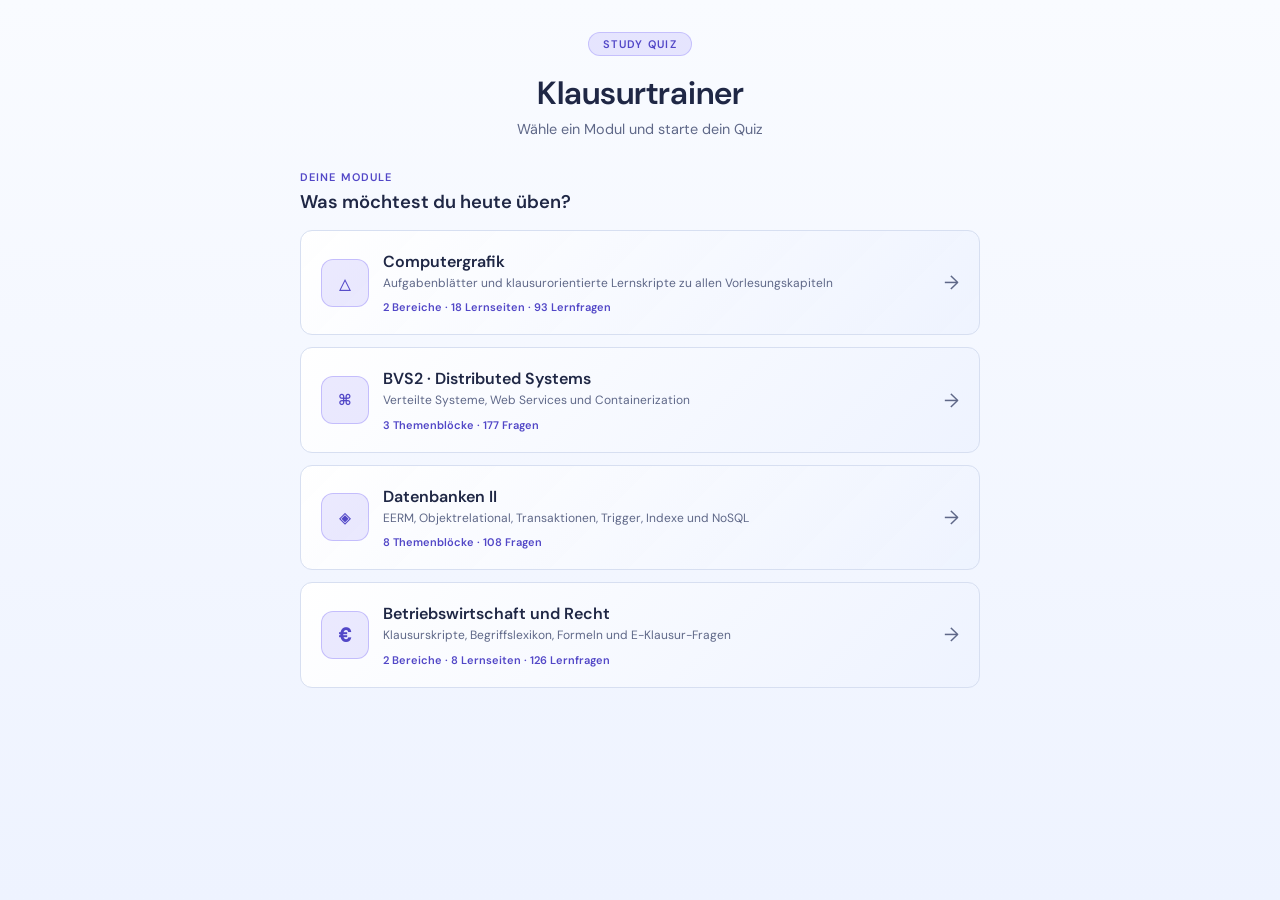
<file: index.html>
<!DOCTYPE html>
<html lang="de">
<head>
<meta charset="UTF-8">
<meta name="viewport" content="width=device-width, initial-scale=1.0">
<title>Klausurtrainer</title>

<!-- Schriftarten -->
<link rel="preconnect" href="https://fonts.googleapis.com">
<link rel="preconnect" href="https://fonts.gstatic.com" crossorigin>
<link href="https://fonts.googleapis.com/css2?family=DM+Sans:wght@400;500;600&family=DM+Mono:wght@400;500&display=swap" rel="stylesheet">

<!-- Eigenes Stylesheet -->
<link rel="stylesheet" href="style.css">
</head>
<body>
<div class="quiz-shell">
  <div class="quiz-header">
    <div class="tag" id="header-tag">Study Quiz</div>
    <h1 id="header-title">Klausurtrainer</h1>
    <p id="header-subtitle">Wähle ein Modul und starte dein Quiz</p>
  </div>
  <div id="app"></div>
</div>

<!-- Erst alle Fragendaten und die Modul-Konfiguration laden, dann die Logik -->
<script src="questions.js"></script>
<script src="bwr-questions.js"></script>
<script src="bwr-lectures.js"></script>
<script src="bwr-vl2-updates.js"></script>
<script src="dbii-questions.js"></script>
<script src="cg-worksheets.js"></script>
<script src="cg-lectures.js"></script>
<script src="modules.js"></script>
<script src="quiz.js"></script>
</body>
</html>
</file>
<file: style.css>
*, *::before, *::after { box-sizing: border-box; margin: 0; padding: 0; }
  :root {
    --bg:#f5f7fc; --surface:#ffffff; --surface2:#eef2ff; --border:#d7dff1;
    --accent:#6f5ef6; --accent2:#5247c7; --text:#1f2745; --muted:#5f6888;
    --success:#178a5d; --success-bg:#e9f8f0; --danger:#d94d63; --danger-bg:#fff0f3;
    --radius:12px; --font:'DM Sans',sans-serif; --mono:'DM Mono',monospace;
  }
  body { background:linear-gradient(180deg,#f9fbff 0%, #eef3ff 100%); color:var(--text); font-family:var(--font); min-height:100vh; display:flex; align-items:flex-start; justify-content:center; padding:2rem 1rem 4rem; }
  .quiz-shell { width:100%; max-width:680px; }
  .quiz-header { text-align:center; margin-bottom:2rem; }
  .quiz-header .tag { display:inline-block; font-size:11px; font-weight:600; letter-spacing:.12em; text-transform:uppercase; color:var(--accent2); background:rgba(124,106,247,.15); border:1px solid rgba(124,106,247,.3); padding:4px 14px; border-radius:99px; margin-bottom:1rem; }
  .quiz-header h1 { font-size:2rem; font-weight:600; color:var(--text); margin-bottom:.4rem; }
  .quiz-header p { font-size:.9rem; color:var(--muted); }

  /* Module selection */
  .section-intro { margin-bottom:1rem; }
  .section-intro .eyebrow { display:block; margin-bottom:.35rem; color:var(--accent2); font-size:11px; font-weight:600; letter-spacing:.1em; text-transform:uppercase; }
  .section-intro h2 { color:var(--text); font-size:1.15rem; font-weight:600; }
  .module-grid { display:grid; gap:12px; }
  .module-card { display:flex; align-items:center; gap:14px; width:100%; padding:1.25rem; color:var(--text); text-align:left; font-family:var(--font); background:linear-gradient(135deg,var(--surface),rgba(238,243,255,.96)); border:1.5px solid var(--border); border-radius:var(--radius); cursor:pointer; transition:transform .18s,border-color .18s,background .18s; }
  .module-card:hover { transform:translateY(-2px); border-color:var(--accent); background:linear-gradient(135deg,rgba(124,106,247,.12),var(--surface)); }
  .module-card:active { transform:translateY(0); }
  .module-icon { display:grid; place-items:center; flex:0 0 48px; height:48px; color:var(--accent2); font-family:var(--mono); font-size:1.25rem; font-weight:600; background:rgba(124,106,247,.14); border:1px solid rgba(124,106,247,.35); border-radius:12px; }
  .module-copy { display:flex; flex:1; min-width:0; flex-direction:column; }
  .module-title { margin-bottom:3px; font-size:1rem; font-weight:600; }
  .module-sub { color:var(--muted); font-size:12px; line-height:1.45; }
  .module-meta { margin-top:8px; color:var(--accent2); font-size:11px; font-weight:600; }
  .module-arrow { color:var(--muted); font-size:1.2rem; transition:transform .18s,color .18s; }
  .module-card:hover .module-arrow { color:var(--accent2); transform:translateX(3px); }

  /* Block selection cards */
  .block-grid { display:grid; grid-template-columns:1fr 1fr; gap:12px; margin-bottom:1.5rem; }
  .block-card { background:var(--surface); border:1.5px solid var(--border); border-radius:var(--radius); padding:1.25rem; cursor:pointer; transition:all .2s; text-align:left; position:relative; }
  .block-card:hover:not(.disabled) { border-color:var(--accent); background:rgba(124,106,247,.08); }
  .block-card.active { border-color:var(--accent); background:rgba(124,106,247,.15); }
  .block-card.disabled { opacity:.5; cursor:not-allowed; }
  .block-card .bc-title { font-size:1rem; font-weight:600; color:var(--text); margin-bottom:.25rem; }
  .block-card .bc-sub { font-size:12px; color:var(--muted); }
  .block-card .bc-count { display:inline-block; margin-top:.5rem; font-size:11px; font-weight:600; color:var(--accent2); background:rgba(124,106,247,.15); padding:2px 10px; border-radius:99px; }
  .block-card .bc-badge { position:absolute; top:12px; right:12px; font-size:10px; font-weight:600; text-transform:uppercase; letter-spacing:.05em; color:var(--muted); background:var(--surface2); border:1px solid var(--border); padding:2px 8px; border-radius:99px; }
  .block-card.full-width { grid-column:1 / -1; }

  .cat-filter { display:flex; flex-wrap:wrap; gap:8px; justify-content:center; margin-bottom:1.5rem; }
  .cat-btn { padding:6px 16px; border-radius:99px; border:1px solid var(--border); background:var(--surface); color:var(--muted); font-family:var(--font); font-size:13px; cursor:pointer; transition:all .2s; }
  .cat-btn:hover { border-color:var(--accent); color:var(--accent2); }
  .cat-btn.active { background:rgba(124,106,247,.2); border-color:var(--accent); color:var(--accent2); font-weight:500; }

  .start-count { font-size:13px; color:var(--muted); text-align:center; margin-bottom:1.5rem; }
  .start-btn { display:block; width:100%; padding:14px; background:var(--accent); color:#fff; font-family:var(--font); font-size:1rem; font-weight:600; border:none; border-radius:var(--radius); cursor:pointer; transition:opacity .2s, transform .1s; }
  .start-btn:hover { opacity:.88; }
  .start-btn:active { transform:scale(.98); }
  .start-btn:disabled { opacity:.4; cursor:not-allowed; }

  .back-link { display:inline-block; margin-bottom:1rem; font-size:13px; color:var(--muted); cursor:pointer; background:none; border:none; font-family:var(--font); }
  .back-link:hover { color:var(--accent2); }

  .empty-note { background:var(--surface); border:1px dashed var(--border); border-radius:var(--radius); padding:2rem; text-align:center; color:var(--muted); font-size:14px; line-height:1.6; }

  .progress-wrap { margin-bottom:1.5rem; }
  .progress-row { display:flex; justify-content:space-between; font-size:13px; color:var(--muted); margin-bottom:8px; }
  .progress-row .q-cat { background:var(--surface2); border:1px solid var(--border); padding:2px 10px; border-radius:99px; font-size:12px; color:var(--accent2); }
  .progress-track { height:4px; background:var(--surface2); border-radius:99px; overflow:hidden; }
  .progress-fill { height:4px; background:var(--accent); border-radius:99px; transition:width .5s cubic-bezier(.4,0,.2,1); }

  .q-card { background:var(--surface); border:1px solid var(--border); border-radius:var(--radius); padding:1.75rem; margin-bottom:1rem; }
  .q-text { font-size:1.05rem; font-weight:500; line-height:1.6; color:var(--text); margin-bottom:1.25rem; }
  .code-block { background:var(--bg); border:1px solid var(--border); border-radius:8px; padding:12px 16px; font-family:var(--mono); font-size:13px; color:#a89cf8; margin-bottom:1.25rem; white-space:pre; overflow-x:auto; }

  .option-btn { display:flex; align-items:flex-start; gap:12px; width:100%; text-align:left; background:var(--surface2); border:1px solid var(--border); border-radius:10px; padding:13px 16px; margin-bottom:8px; cursor:pointer; font-family:var(--font); font-size:14px; color:var(--text); transition:border-color .15s, background .15s; }
  .option-btn:hover:not(:disabled) { border-color:var(--accent); background:rgba(124,106,247,.08); }
  .option-btn.selected { border-color:var(--accent); background:rgba(124,106,247,.15); }
  .option-btn.correct { border-color:var(--success); background:var(--success-bg); color:var(--success); }
  .option-btn.wrong { border-color:var(--danger); background:var(--danger-bg); color:var(--danger); }
  .option-key { font-weight:600; font-size:12px; color:var(--muted); min-width:20px; margin-top:1px; }
  .option-btn.selected .option-key { color:var(--accent2); }
  .option-btn.correct .option-key { color:var(--success); }
  .option-btn.wrong .option-key { color:var(--danger); }

  .feedback { background:var(--surface2); border:1px solid var(--border); border-radius:10px; padding:12px 16px; font-size:13px; color:var(--muted); line-height:1.6; margin-bottom:1rem; }
  .feedback.ok { border-left:3px solid var(--success); }
  .feedback.bad { border-left:3px solid var(--danger); }
  .source-note { margin-top:8px; padding-top:8px; color:var(--muted); font-size:11px; border-top:1px solid var(--border); }

  .action-row { display:flex; gap:10px; }
  .btn { flex:1; padding:12px; border-radius:10px; font-family:var(--font); font-size:.95rem; font-weight:500; cursor:pointer; transition:opacity .2s, transform .1s; border:1px solid var(--border); background:var(--surface2); color:var(--text); }
  .btn:hover { opacity:.8; }
  .btn:active { transform:scale(.98); }
  .btn-accent { background:var(--accent); border-color:var(--accent); color:#fff; font-weight:600; }

  .score-wrap { text-align:center; padding:1rem 0 2rem; }
  .score-ring { width:130px; height:130px; border-radius:50%; border:4px solid var(--accent); display:flex; align-items:center; justify-content:center; margin:0 auto 1.5rem; flex-direction:column; }
  .score-pct { font-size:2.2rem; font-weight:600; color:var(--text); line-height:1; }
  .score-pct-label { font-size:12px; color:var(--muted); }
  .score-title { font-size:1.3rem; font-weight:600; margin-bottom:.3rem; }
  .score-sub { color:var(--muted); font-size:.9rem; margin-bottom:2rem; }
  .score-grid { display:grid; grid-template-columns:repeat(3,1fr); gap:10px; margin-bottom:2rem; }
  .score-card { background:var(--surface); border:1px solid var(--border); border-radius:var(--radius); padding:1rem; }
  .score-card .sc-label { font-size:12px; color:var(--muted); margin-bottom:4px; }
  .score-card .sc-val { font-size:1.4rem; font-weight:600; }
  .sc-green { color:var(--success); }
  .sc-red { color:var(--danger); }

/* ── Multi-Select ── */
.multi-note {
  font-size: 12px;
  color: var(--accent2);
  font-style: italic;
  margin-bottom: 12px;
  padding: 6px 12px;
  background: rgba(124,106,247,.1);
  border-radius: 8px;
  display: inline-block;
}
.cb {
  font-size: 16px;
  min-width: 20px;
  margin-top: -1px;
  color: var(--muted);
}
.option-btn.selected .cb { color: var(--accent2); }
.option-btn.correct .cb  { color: var(--success); }
.option-btn.wrong .cb    { color: var(--danger); }

/* ── Pause / Fortsetzen ── */
.quiz-topbar {
  display: flex;
  justify-content: flex-start;
  margin-bottom: 1rem;
}
.bc-resume {
  display: block;
  margin-top: 8px;
  font-size: 11px;
  font-weight: 600;
  color: var(--success);
  background: var(--success-bg);
  border: 1px solid rgba(52,211,153,.3);
  padding: 3px 10px;
  border-radius: 99px;
}
.resume-card {
  background: var(--surface);
  border: 1px solid var(--border);
  border-radius: var(--radius);
  padding: 2rem;
  text-align: center;
}
.resume-title {
  font-size: 1.3rem;
  font-weight: 600;
  color: var(--text);
  margin-bottom: .75rem;
}
.resume-sub {
  font-size: .95rem;
  color: var(--muted);
  line-height: 1.6;
}
.resume-actions { margin-top:1.5rem; }

@media (max-width: 560px) {
  body { padding-top:1.25rem; }
  .quiz-header { margin-bottom:1.5rem; }
  .quiz-header h1 { font-size:1.7rem; }
  .block-grid { grid-template-columns:1fr; }
  .block-card.full-width { grid-column:auto; }
  .q-card { padding:1.2rem; }
  .action-row { flex-direction:column; }
  .module-card { padding:1rem; }
  .module-icon { flex-basis:42px; height:42px; }
}

/* ── Statistik-Anzeige (Modul-Karten) ── */
.module-stats {
  display:flex; align-items:center; gap:8px;
  margin-top:8px; font-size:11px; font-weight:600; color:var(--muted);
}
.module-stats-bar {
  flex:0 0 60px; height:5px; border-radius:99px;
  background:var(--surface2); overflow:hidden;
}
.module-stats-fill {
  display:block; height:100%; border-radius:99px;
  background:linear-gradient(90deg,var(--accent),var(--accent2));
  transition:width .5s cubic-bezier(.4,0,.2,1);
}

/* ── Statistik-Anzeige (Block-Karten) ── */
.bc-stats { display:flex; align-items:center; gap:8px; margin-top:10px; }
.bc-bar {
  flex:1; height:5px; border-radius:99px;
  background:var(--surface2); overflow:hidden;
}
.bc-bar-fill {
  display:block; height:100%; border-radius:99px;
  background:var(--danger); transition:width .5s cubic-bezier(.4,0,.2,1);
}
.bc-bar-fill.good { background:var(--success); }
.bc-best {
  flex:0 0 auto; font-size:10px; font-weight:600; color:var(--muted);
}

/* ── Live-Pills in der Quiz-Topbar ── */
.quiz-topbar {
  display:flex; align-items:center; justify-content:space-between;
  gap:12px; flex-wrap:wrap;
}
.quiz-pills { display:flex; align-items:center; gap:6px; margin-bottom:1rem; }
.pill {
  font-size:12px; font-weight:600; padding:3px 11px; border-radius:99px;
  border:1px solid var(--border); background:var(--surface2);
}
.pill-ok { color:var(--success); border-color:rgba(52,211,153,.35); background:var(--success-bg); }
.pill-bad { color:var(--danger); border-color:rgba(248,113,113,.35); background:var(--danger-bg); }
.pill-review { color:var(--accent2); border-color:rgba(124,106,247,.4); background:rgba(124,106,247,.14); }

/* ── Fehler-üben-Button (Ergebnisscreen) ── */
.btn-review {
  width:100%; margin-bottom:1rem; padding:13px;
  border-radius:10px; font-family:var(--font); font-size:.95rem; font-weight:600;
  cursor:pointer; transition:opacity .2s, transform .1s;
  color:var(--accent2); background:rgba(124,106,247,.14);
  border:1.5px solid rgba(124,106,247,.4);
}
.btn-review:hover { opacity:.85; }
.btn-review:active { transform:scale(.98); }

/* ── Score-Ring Farbvarianten ── */
.score-ring.ring-good { border-color:var(--success); }
.score-ring.ring-bad { border-color:var(--danger); }

/* ── Computergrafik-Lernblätter ── */
.block-intro { margin-top:.25rem; margin-bottom:1rem; }
.worksheet-grid { grid-template-columns:1fr; }
.bc-ready {
  color:var(--success) !important;
  background:var(--success-bg) !important;
  border-color:rgba(52,211,153,.3) !important;
}
.lesson-back { margin-bottom:1.25rem; }
.lesson-page { display:grid; gap:1rem; }
.lesson-hero {
  display:flex; align-items:center; justify-content:space-between; gap:1.5rem;
  padding:1.75rem; border:1px solid rgba(124,106,247,.35); border-radius:18px;
  background:linear-gradient(135deg,rgba(124,106,247,.16),var(--surface));
}
.lesson-kicker {
  display:block; margin-bottom:.55rem; color:var(--accent2); font-size:11px;
  font-weight:600; letter-spacing:.1em; text-transform:uppercase;
}
.lesson-hero h2 { max-width:520px; margin-bottom:.55rem; font-size:1.5rem; line-height:1.25; }
.lesson-hero p { max-width:560px; color:var(--muted); font-size:14px; line-height:1.6; }
.lesson-badge {
  display:grid; place-items:center; flex:0 0 86px; height:86px; border-radius:50%;
  color:var(--accent2); font-family:var(--mono); font-weight:600;
  background:rgba(124,106,247,.16); border:1px solid rgba(124,106,247,.4);
}
.lesson-toc {
  display:flex; flex-wrap:wrap; gap:7px; position:sticky; top:8px; z-index:5;
  padding:10px; background:rgba(255,255,255,.92); backdrop-filter:blur(12px);
  border:1px solid var(--border); border-radius:12px;
}
.lesson-toc a {
  color:var(--muted); text-decoration:none; font-size:11px; font-weight:600;
  padding:5px 10px; border-radius:99px; border:1px solid transparent;
}
.lesson-toc a:hover { color:var(--accent2); border-color:var(--border); background:var(--surface2); }
.lesson-section {
  scroll-margin-top:72px; padding:1.55rem; background:var(--surface);
  border:1px solid var(--border); border-radius:16px;
}
.lesson-section-heading { display:flex; align-items:flex-start; gap:13px; margin-bottom:1.25rem; }
.lesson-number {
  display:grid; place-items:center; flex:0 0 38px; height:38px; border-radius:10px;
  color:var(--accent2); background:rgba(124,106,247,.14);
  border:1px solid rgba(124,106,247,.32); font-family:var(--mono); font-size:12px;
}
.lesson-section-heading h3 { margin-bottom:3px; font-size:1.18rem; line-height:1.3; }
.lesson-section-heading p { color:var(--muted); font-size:13px; line-height:1.5; }
.lesson-grid { display:grid; gap:10px; }
.lesson-grid-2 { grid-template-columns:repeat(2,minmax(0,1fr)); }
.lesson-grid-3 { grid-template-columns:repeat(3,minmax(0,1fr)); }
.lesson-card {
  min-width:0; padding:1rem; background:var(--surface2); border:1px solid var(--border);
  border-radius:11px;
}
.lesson-card-wide { margin-bottom:1rem; }
.lesson-card h4 { margin-bottom:.45rem; color:var(--text); font-size:14px; }
.lesson-card p { color:var(--muted); font-size:13px; line-height:1.65; }
.lesson-card .formula { margin-top:.7rem; }
.lesson-flow { display:flex; align-items:stretch; gap:8px; margin-bottom:1rem; }
.flow-step {
  display:flex; flex:1; min-width:0; flex-direction:column; align-items:center; justify-content:center;
  padding:12px 8px; text-align:center; border:1px solid var(--border); border-radius:11px;
  background:var(--surface2);
}
.flow-step span {
  display:grid; place-items:center; width:24px; height:24px; margin-bottom:6px;
  border-radius:50%; color:var(--accent2); background:rgba(124,106,247,.15); font-size:11px;
}
.flow-step strong { font-family:var(--mono); font-size:12px; }
.flow-step small { margin-top:4px; color:var(--muted); font-size:10px; line-height:1.35; }
.flow-arrow { display:grid; place-items:center; color:var(--muted); }
.lesson-note, .lesson-callout, .lesson-warning {
  margin-top:1rem; padding:12px 14px; border-radius:10px; font-size:13px; line-height:1.65;
  color:var(--muted); background:var(--bg); border:1px solid var(--border);
}
.lesson-callout { border-left:3px solid var(--accent); }
.lesson-warning { border-left:3px solid #fbbf24; }
.lesson-note strong, .lesson-callout strong, .lesson-warning strong { color:var(--text); }
.lesson-code {
  margin:1rem 0; padding:14px 16px; overflow-x:auto; white-space:pre;
  color:#b8affb; background:var(--bg); border:1px solid var(--border); border-radius:10px;
  font-family:var(--mono); font-size:12px; line-height:1.65;
}
.lesson-code code { font-family:inherit; }
.formula {
  overflow-x:auto; padding:11px 13px; color:var(--text); text-align:center;
  background:var(--bg); border:1px solid var(--border); border-radius:9px;
  font-family:var(--mono); font-size:13px; line-height:1.55;
}
.formula-accent { color:var(--accent2); border-color:rgba(124,106,247,.38); }
.formula-main { margin-bottom:1rem; padding:16px; color:var(--accent2); font-size:15px; }
.formula-stack { display:grid; gap:8px; margin:1rem 0; }
.rgba-row { display:grid; grid-template-columns:repeat(4,1fr); gap:7px; margin-top:10px; }
.rgba-row span {
  padding:8px; border-radius:8px; color:var(--muted); text-align:center;
  background:var(--bg); border:1px solid var(--border); font-size:11px;
}
.rgba-row b { color:var(--accent2); }
.lesson-subheading { margin:1.35rem 0 .7rem; font-size:1rem; }
.lesson-text { margin:.65rem 0; color:var(--muted); font-size:13px; line-height:1.7; }
.derivation { display:grid; grid-template-columns:repeat(3,1fr); gap:8px; margin:1rem 0; }
.derivation > div {
  display:flex; align-items:center; gap:9px; padding:10px; border:1px solid var(--border);
  border-radius:10px; background:var(--surface2);
}
.derivation span {
  display:grid; place-items:center; flex:0 0 26px; height:26px; border-radius:50%;
  color:var(--accent2); background:rgba(124,106,247,.15); font-size:11px; font-weight:600;
}
.derivation p { color:var(--muted); font-size:12px; line-height:1.5; }
.derivation p strong { color:var(--text); }
.derivation-vertical { grid-template-columns:1fr; }
.point-grid, .result-grid { display:grid; grid-template-columns:repeat(3,1fr); gap:9px; margin-bottom:1rem; }
.point-grid > div, .result-grid > div {
  display:flex; flex-direction:column; align-items:center; gap:5px; padding:12px 8px;
  border:1px solid var(--border); border-radius:10px; background:var(--surface2); text-align:center;
}
.point-grid span { color:var(--accent2); font-size:15px; font-weight:600; }
.point-grid code { color:var(--text); font-family:var(--mono); font-size:11px; }
.result-grid span { color:var(--muted); font-size:11px; }
.result-grid strong { color:var(--accent2); font-size:14px; }
.result-grid small { color:var(--muted); font-size:10px; }
.lesson-details { margin-top:1rem; border:1px solid var(--border); border-radius:10px; background:var(--surface2); }
.lesson-details summary { padding:12px 14px; color:var(--text); cursor:pointer; font-size:13px; font-weight:600; }
.lesson-details[open] summary { border-bottom:1px solid var(--border); }
.lesson-details > p { padding:0 14px 14px; color:var(--muted); font-size:12px; line-height:1.6; }
.lesson-details .lesson-code { margin:12px 14px; }
.formula-list { display:grid; gap:7px; }
.formula-list > div {
  display:grid; grid-template-columns:minmax(150px,.7fr) minmax(0,1.3fr); gap:14px;
  align-items:center; padding:11px 12px; border-radius:9px; background:var(--surface2);
  border:1px solid var(--border);
}
.formula-list span { color:var(--muted); font-size:12px; }
.formula-list strong { overflow-x:auto; color:var(--text); font-family:var(--mono); font-size:12px; line-height:1.5; }
.priority-grid { display:grid; grid-template-columns:repeat(3,1fr); gap:9px; }
.priority-card { padding:1rem; border:1px solid var(--border); border-radius:10px; background:var(--surface2); }
.priority-card > span { display:block; margin-bottom:.6rem; color:var(--accent2); font-size:12px; font-weight:600; }
.priority-card ul { padding-left:17px; color:var(--muted); font-size:12px; line-height:1.75; }
.priority-high { border-top:3px solid var(--success); }
.priority-low { border-top:3px solid var(--muted); }
.qa-list { display:grid; gap:8px; }
.qa-item { overflow:hidden; border:1px solid var(--border); border-radius:10px; background:var(--surface2); }
.qa-item summary {
  display:flex; align-items:flex-start; gap:10px; padding:13px 14px; cursor:pointer;
  color:var(--text); font-size:13px; line-height:1.5; list-style:none;
}
.qa-item summary::-webkit-details-marker { display:none; }
.qa-item summary span {
  display:grid; place-items:center; flex:0 0 25px; height:25px; border-radius:50%;
  color:var(--accent2); background:rgba(124,106,247,.15); font-size:11px; font-weight:600;
}
.qa-item[open] summary { border-bottom:1px solid var(--border); }
.qa-item > div { padding:13px 14px 14px 49px; }
.qa-item p { color:var(--muted); font-size:13px; line-height:1.7; }
.lesson-quiz-button { margin-top:1rem; }

@media (max-width:700px) {
  .lesson-grid-3, .priority-grid { grid-template-columns:1fr; }
  .lesson-flow { flex-direction:column; }
  .flow-arrow { transform:rotate(90deg); min-height:20px; }
  .formula-list > div { grid-template-columns:1fr; gap:5px; }
}

@media (max-width:560px) {
  .lesson-hero { align-items:flex-start; padding:1.25rem; }
  .lesson-badge { display:none; }
  .lesson-hero h2 { font-size:1.25rem; }
  .lesson-section { padding:1.15rem; }
  .lesson-grid-2, .derivation, .point-grid, .result-grid { grid-template-columns:1fr; }
  .rgba-row { grid-template-columns:repeat(2,1fr); }
  .lesson-toc { position:static; }
  .qa-item > div { padding-left:14px; }
}


/* ── Scrollbarer Lern-Chat ── */
.chat-lesson-section { padding-bottom:1rem; }
.study-chat {
  max-height:680px; overflow-y:auto; overscroll-behavior:contain; scroll-behavior:smooth;
  padding:18px; border:1px solid var(--border); border-radius:14px;
  background:linear-gradient(180deg,var(--bg),rgba(245,247,252,.78));
  scrollbar-width:thin; scrollbar-color:rgba(124,106,247,.55) transparent;
}
.study-chat::-webkit-scrollbar { width:9px; }
.study-chat::-webkit-scrollbar-track { background:transparent; }
.study-chat::-webkit-scrollbar-thumb { background:rgba(124,106,247,.42); border-radius:999px; border:2px solid transparent; background-clip:padding-box; }
.study-chat::-webkit-scrollbar-thumb:hover { background:rgba(124,106,247,.66); background-clip:padding-box; }
.chat-message {
  width:min(88%,760px); margin:0 0 18px; padding:17px 18px; border-radius:15px;
  border:1px solid var(--border); box-shadow:0 7px 24px rgba(0,0,0,.12);
}
.chat-message:last-child { margin-bottom:0; }
.chat-assistant { margin-right:auto; background:var(--surface); border-top-left-radius:5px; }
.chat-user { margin-left:auto; background:rgba(124,106,247,.15); border-color:rgba(124,106,247,.38); border-top-right-radius:5px; }
.chat-role {
  margin-bottom:10px; color:var(--accent2); font-size:10px; font-weight:700;
  letter-spacing:.11em; text-transform:uppercase;
}
.chat-message h3 { margin:1.25rem 0 .8rem; font-size:1.25rem; }
.chat-message h4 { margin:1.25rem 0 .5rem; color:var(--text); font-size:1rem; }
.chat-message h5 { margin:1rem 0 .4rem; color:var(--text); font-size:.9rem; }
.chat-message p { margin:.5rem 0; color:var(--muted); font-size:13px; line-height:1.75; }
.chat-message p strong { color:var(--text); }
.chat-message code { font-family:var(--mono); color:#c8c1ff; }
.chat-code {
  margin:.8rem 0; padding:13px 14px; overflow-x:auto; color:#c8c1ff;
  background:var(--bg); border:1px solid var(--border); border-radius:9px;
  font-family:var(--mono); font-size:12px; line-height:1.6; white-space:pre;
}
.chat-code code { font-family:inherit; }
.chat-formula {
  margin:.75rem 0; padding:11px 13px; overflow-x:auto; text-align:center;
  color:var(--text); background:var(--bg); border:1px solid var(--border);
  border-radius:9px; font-family:var(--mono); font-size:12.5px; line-height:1.7;
}
.chat-formula-accent, .chat-formula-main { color:var(--accent2); border-color:rgba(124,106,247,.38); }
.chat-formula-main { padding:14px; font-size:14px; }
.chat-note, .chat-success {
  margin:.9rem 0; padding:12px 13px; color:var(--muted); background:var(--bg);
  border:1px solid var(--border); border-left:3px solid var(--accent); border-radius:9px;
  font-size:13px; line-height:1.65;
}
.chat-success { border-left-color:var(--success); background:var(--success-bg); }
.chat-note strong, .chat-success strong { color:var(--text); }
.chat-result-row { display:grid; grid-template-columns:repeat(3,minmax(0,1fr)); gap:7px; margin:.8rem 0; }
.chat-result-row span {
  padding:9px; color:var(--accent2); background:var(--bg); border:1px solid var(--border);
  border-radius:8px; text-align:center; font-family:var(--mono); font-size:11px; line-height:1.45;
}
.chat-formula-list { display:grid; gap:6px; margin:.8rem 0; }
.chat-formula-list > div {
  display:grid; grid-template-columns:minmax(145px,.7fr) minmax(0,1.3fr); gap:10px;
  padding:9px 10px; border:1px solid var(--border); border-radius:8px; background:var(--bg);
}
.chat-formula-list b { color:var(--text); font-size:11px; }
.chat-formula-list span { overflow-x:auto; color:var(--muted); font-family:var(--mono); font-size:11px; line-height:1.45; }
.chat-question-list { padding-left:1.3rem; color:var(--muted); font-size:13px; line-height:1.75; }
.chat-scroll-hint { margin:.65rem 0 0; color:var(--muted); text-align:center; font-size:11px; }

@media (max-width:700px) {
  .study-chat { max-height:620px; padding:12px; }
  .chat-message { width:94%; padding:14px; }
  .chat-result-row, .chat-formula-list > div { grid-template-columns:1fr; }
}

/* ── Blatt 2: Möbiusband-Erklärungen ── */
.moebius-mini-steps,
.moebius-build,
.orientation-loop {
  display:flex; align-items:stretch; gap:8px; margin:1rem 0;
}
.moebius-mini-steps span,
.moebius-build > div:not(.flow-arrow),
.orientation-loop > div:not(.flow-arrow) {
  flex:1; display:flex; flex-direction:column; justify-content:center; align-items:center;
  min-height:76px; padding:10px; text-align:center; border:1px solid var(--border);
  border-radius:10px; background:var(--surface2); color:var(--muted); font-size:11px;
}
.moebius-mini-steps b { align-self:center; color:var(--accent2); }
.moebius-build span {
  display:grid; place-items:center; width:25px; height:25px; margin-bottom:6px;
  border-radius:50%; color:var(--accent2); background:rgba(124,106,247,.15); font-size:11px;
}
.moebius-build strong,
.orientation-loop strong { color:var(--text); font-size:12px; }
.moebius-build small,
.orientation-loop span { margin-top:5px; color:var(--muted); font-size:10px; line-height:1.4; }
.moebius-focus { border-top:3px solid var(--accent); }
.moebius-cell-grid {
  display:grid; grid-template-columns:repeat(2,minmax(0,1fr)); gap:7px; margin:1rem auto;
  width:min(100%,420px);
}
.moebius-cell-grid span {
  padding:12px; border:1px solid var(--border); border-radius:9px;
  background:var(--surface2); color:var(--accent2); text-align:center;
  font-family:var(--mono); font-size:11px;
}

@media (max-width:700px) {
  .moebius-mini-steps,
  .moebius-build,
  .orientation-loop { flex-direction:column; }
  .moebius-mini-steps b,
  .moebius-build .flow-arrow,
  .orientation-loop .flow-arrow { transform:rotate(90deg); min-height:20px; }
}

/* ── Computergrafik: Untermenüs Blätter / Vorlesungen ── */
.cg-group-grid { grid-template-columns:repeat(2,minmax(0,1fr)); }
.cg-group-card { min-height:145px; }
.lecture-block-grid { grid-template-columns:repeat(2,minmax(0,1fr)); }
.lecture-block-grid .block-card { min-height:145px; }
.lecture-block-grid .bc-sub { padding-right:72px; line-height:1.55; }

/* ── Scrollbare Vorlesungsskripte ── */
.lecture-hero { background:linear-gradient(135deg,rgba(124,106,247,.18),rgba(41,220,180,.07)); }
.lecture-study-chat { max-height:760px; }
.lecture-chat-card { width:100%; max-width:none; margin-left:0; margin-right:0; }
.lecture-chat-card h3 { margin-top:.15rem; }
.lecture-bullets,
.lecture-steps,
.lecture-checklist {
  margin:.75rem 0; padding-left:1.35rem; color:var(--muted); font-size:13px; line-height:1.75;
}
.lecture-bullets li,
.lecture-steps li,
.lecture-checklist li { margin:.28rem 0; }
.lecture-bullets li::marker { color:var(--accent2); }
.lecture-steps li::marker { color:var(--accent2); font-weight:700; }
.lecture-check-card { border-color:rgba(41,220,180,.35); background:rgba(41,220,180,.055); }
.lecture-checklist { list-style:none; padding-left:0; display:grid; gap:7px; }
.lecture-checklist li {
  position:relative; padding:9px 10px 9px 34px; border:1px solid var(--border);
  border-radius:8px; background:var(--bg);
}
.lecture-checklist li::before {
  content:"✓"; position:absolute; left:11px; top:9px; color:var(--success); font-weight:700;
}
.lecture-image-grid { display:grid; grid-template-columns:repeat(2,minmax(0,1fr)); gap:10px; margin-top:1rem; }
.lecture-image-grid:has(.lecture-figure:only-child) { grid-template-columns:1fr; }
.lecture-figure {
  overflow:hidden; margin:0; border:1px solid var(--border); border-radius:10px; background:var(--bg);
}
.lecture-figure a { display:block; }
.lecture-figure img { display:block; width:100%; max-height:360px; object-fit:contain; background:#fff; }
.lecture-figure figcaption { padding:8px 10px; color:var(--muted); font-size:10px; line-height:1.45; }
.lecture-page .chat-formula-list span { white-space:normal; overflow-wrap:anywhere; }

@media (max-width:760px) {
  .cg-group-grid,
  .lecture-block-grid,
  .lecture-image-grid { grid-template-columns:1fr; }
  .lecture-block-grid .bc-sub { padding-right:0; }
  .lecture-study-chat { max-height:670px; }
}

/* ── BWR: Vorlesungsskripte, Lexikon und Klausur-Fragetypen ── */
.bwr-page .lesson-section { scroll-margin-top:88px; }
.bwr-table-wrap {
  width:100%; margin:1rem 0; overflow-x:auto; border:1px solid var(--border);
  border-radius:12px; background:var(--surface2);
}
.bwr-table { width:100%; min-width:690px; border-collapse:collapse; font-size:12px; line-height:1.55; }
.bwr-table th, .bwr-table td { padding:11px 12px; border-bottom:1px solid var(--border); text-align:left; vertical-align:top; }
.bwr-table th { color:var(--text); background:rgba(124,106,247,.12); font-size:11px; letter-spacing:.03em; }
.bwr-table td { color:var(--muted); }
.bwr-table td:first-child { color:var(--text); font-weight:600; }
.bwr-table tr:last-child td { border-bottom:0; }
.bwr-glossary-table th:first-child, .bwr-glossary-table td:first-child { width:23%; }
.bwr-formula-list { margin-bottom:1rem; }

.goods-matrix {
  display:grid; grid-template-columns:minmax(130px,.75fr) repeat(2,minmax(0,1fr));
  gap:7px; margin:1rem 0;
}
.goods-matrix > div {
  min-height:86px; padding:11px; border:1px solid var(--border); border-radius:9px;
  background:var(--surface2); color:var(--muted); font-size:11px; line-height:1.5;
}
.goods-matrix .goods-matrix-head, .goods-matrix .goods-matrix-side {
  min-height:auto; display:grid; place-items:center; color:var(--text); font-weight:600;
  background:rgba(124,106,247,.1); text-align:center;
}
.goods-matrix > div strong { display:block; margin-bottom:5px; color:var(--accent2); font-size:12px; }
.goods-matrix > div span { display:block; }

.competency-cloud { display:flex; flex-wrap:wrap; gap:8px; margin:1rem 0; }
.competency-cloud span {
  padding:7px 11px; border:1px solid rgba(124,106,247,.35); border-radius:99px;
  color:var(--accent2); background:rgba(124,106,247,.1); font-size:11px; font-weight:600;
}

.question-type-note {
  display:inline-block; margin-bottom:12px; padding:6px 12px; border-radius:8px;
  color:var(--accent2); background:rgba(124,106,247,.1); font-size:12px; font-style:italic;
}
.fill-answer-wrap { display:grid; gap:7px; margin-top:4px; }
.fill-answer-wrap > span { color:var(--muted); font-size:12px; font-weight:600; }
.fill-answer {
  width:100%; padding:13px 14px; border:1.5px solid var(--border); border-radius:10px;
  outline:none; color:var(--text); background:var(--surface2); font:500 14px var(--font);
  transition:border-color .2s, box-shadow .2s;
}
.fill-answer:focus { border-color:var(--accent2); box-shadow:0 0 0 3px rgba(124,106,247,.12); }
.fill-answer.correct { border-color:var(--success); background:var(--success-bg); }
.fill-answer.wrong { border-color:var(--danger); background:var(--danger-bg); }
.fill-solution {
  margin-top:10px; padding:10px 12px; border:1px solid rgba(52,211,153,.3); border-radius:9px;
  color:var(--muted); background:var(--success-bg); font-size:12px;
}
.fill-solution strong { color:var(--success); }

.match-board { display:grid; gap:14px; }
.match-rows { display:grid; gap:9px; }
.match-row {
  display:grid; grid-template-columns:minmax(180px,.9fr) minmax(220px,1.1fr); gap:9px;
  align-items:stretch;
}
.match-left {
  display:flex; align-items:center; padding:11px 12px; border:1px solid var(--border);
  border-radius:9px; color:var(--text); background:var(--surface2); font-size:12px; line-height:1.45;
}
.match-target {
  display:flex; flex-direction:column; justify-content:center; align-items:flex-start; gap:4px;
  min-height:48px; padding:10px 12px; border:1.5px dashed var(--border); border-radius:9px;
  color:var(--muted); background:var(--bg); font:500 12px var(--font); text-align:left; cursor:pointer;
}
.match-target:hover:not(:disabled) { border-color:var(--accent2); color:var(--text); }
.match-target small { color:var(--success); font-size:10px; }
.match-assigned .match-target { border-style:solid; border-color:rgba(124,106,247,.5); color:var(--accent2); background:rgba(124,106,247,.1); }
.match-correct .match-target { border-style:solid; border-color:var(--success); color:var(--success); background:var(--success-bg); }
.match-wrong .match-target { border-style:solid; border-color:var(--danger); color:var(--danger); background:var(--danger-bg); }
.match-bank {
  display:flex; flex-wrap:wrap; gap:8px; padding:12px; border:1px solid var(--border);
  border-radius:10px; background:var(--surface2);
}
.match-option {
  padding:8px 11px; border:1px solid var(--border); border-radius:8px; color:var(--text);
  background:var(--bg); font:500 11px var(--font); cursor:grab; transition:.15s ease;
}
.match-option:hover:not(:disabled), .match-option.picked { border-color:var(--accent2); color:var(--accent2); transform:translateY(-1px); }
.match-option.used { opacity:.48; }
.match-option.picked { opacity:1; box-shadow:0 0 0 2px rgba(124,106,247,.12); }
.match-option:disabled { cursor:default; }

@media (max-width:700px) {
  .goods-matrix { grid-template-columns:1fr; }
  .goods-matrix .goods-matrix-head:first-child { display:none; }
  .match-row { grid-template-columns:1fr; }
  .match-left { min-height:44px; }
  .bwr-table { min-width:620px; }
}

/* ── Lückentexte als Auswahlaufgabe ── */
.fill-choice-grid {
  display:grid;
  gap:8px;
}
.fill-choice-btn {
  min-height:52px;
}
</file>
